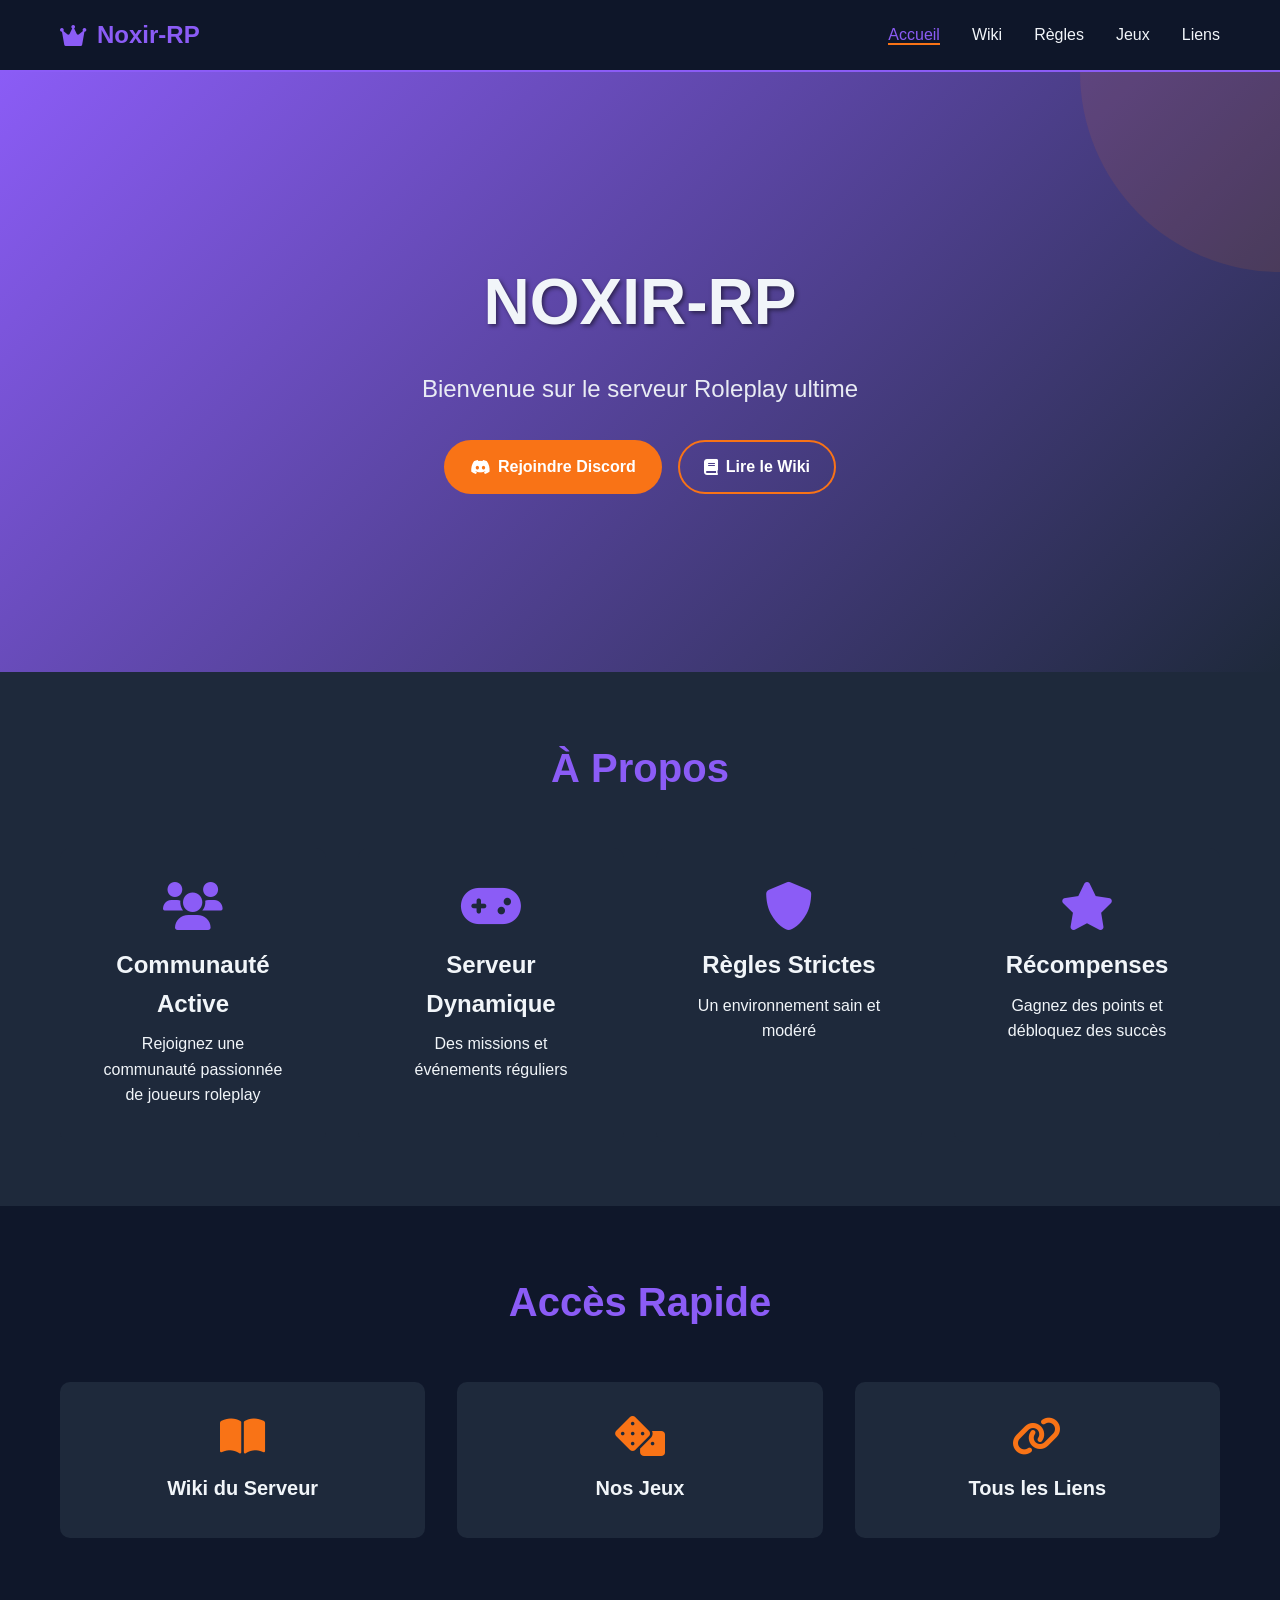
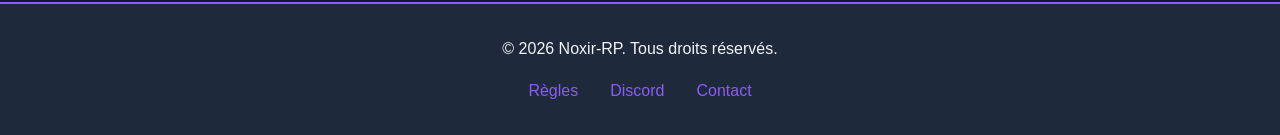
<file: index.html>
<!DOCTYPE html>
<html lang="fr">
<head>
    <meta charset="UTF-8">
    <meta name="viewport" content="width=device-width, initial-scale=1.0">
    <title>Noxir-RP - Serveur Roleplay</title>
    <link rel="stylesheet" href="css/style.css">
    <link rel="stylesheet" href="https://cdnjs.cloudflare.com/ajax/libs/font-awesome/6.0.0/css/all.min.css">
</head>
<body>
    <!-- Navigation -->
    <nav class="navbar">
        <div class="nav-container">
            <div class="logo">
                <i class="fas fa-crown"></i> Noxir-RP
            </div>
            <ul class="nav-menu">
                <li><a href="index.html" class="active">Accueil</a></li>
                <li><a href="pages/wiki.html">Wiki</a></li>
                <li><a href="pages/regles.html">Règles</a></li>
                <li><a href="pages/jeux.html">Jeux</a></li>
                <li><a href="pages/liens.html">Liens</a></li>
            </ul>
            <div class="hamburger">
                <span></span>
                <span></span>
                <span></span>
            </div>
        </div>
    </nav>

    <!-- Hero Section -->
    <section class="hero">
        <div class="hero-content">
            <h1>NOXIR-RP</h1>
            <p>Bienvenue sur le serveur Roleplay ultime</p>
            <div class="hero-buttons">
                <a href="pages/liens.html#discord" class="btn btn-primary">
                    <i class="fab fa-discord"></i> Rejoindre Discord
                </a>
                <a href="pages/wiki.html" class="btn btn-secondary">
                    <i class="fas fa-book"></i> Lire le Wiki
                </a>
            </div>
        </div>
    </section>

    <!-- Features Section -->
    <section class="features">
        <div class="container">
            <h2>À Propos</h2>
            <div class="features-grid">
                <div class="feature-card">
                    <i class="fas fa-users"></i>
                    <h3>Communauté Active</h3>
                    <p>Rejoignez une communauté passionnée de joueurs roleplay</p>
                </div>
                <div class="feature-card">
                    <i class="fas fa-gamepad"></i>
                    <h3>Serveur Dynamique</h3>
                    <p>Des missions et événements réguliers</p>
                </div>
                <div class="feature-card">
                    <i class="fas fa-shield-alt"></i>
                    <h3>Règles Strictes</h3>
                    <p>Un environnement sain et modéré</p>
                </div>
                <div class="feature-card">
                    <i class="fas fa-star"></i>
                    <h3>Récompenses</h3>
                    <p>Gagnez des points et débloquez des succès</p>
                </div>
            </div>
        </div>
    </section>

    <!-- Quick Links -->
    <section class="quick-links">
        <div class="container">
            <h2>Accès Rapide</h2>
            <div class="links-grid">
                <a href="pages/wiki.html" class="link-card">
                    <i class="fas fa-book-open"></i>
                    <h3>Wiki du Serveur</h3>
                </a>
                <a href="pages/jeux.html" class="link-card">
                    <i class="fas fa-dice"></i>
                    <h3>Nos Jeux</h3>
                </a>
                <a href="pages/liens.html" class="link-card">
                    <i class="fas fa-link"></i>
                    <h3>Tous les Liens</h3>
                </a>
            </div>
        </div>
    </section>

    <!-- Footer -->
    <footer class="footer">
        <div class="container">
            <p>&copy; 2026 Noxir-RP. Tous droits réservés.</p>
            <div class="footer-links">
                <a href="pages/regles.html">Règles</a>
                <a href="pages/liens.html#discord">Discord</a>
                <a href="#">Contact</a>
            </div>
        </div>
    </footer>

    <script src="js/script.js"></script>
</body>
</html>
</file>
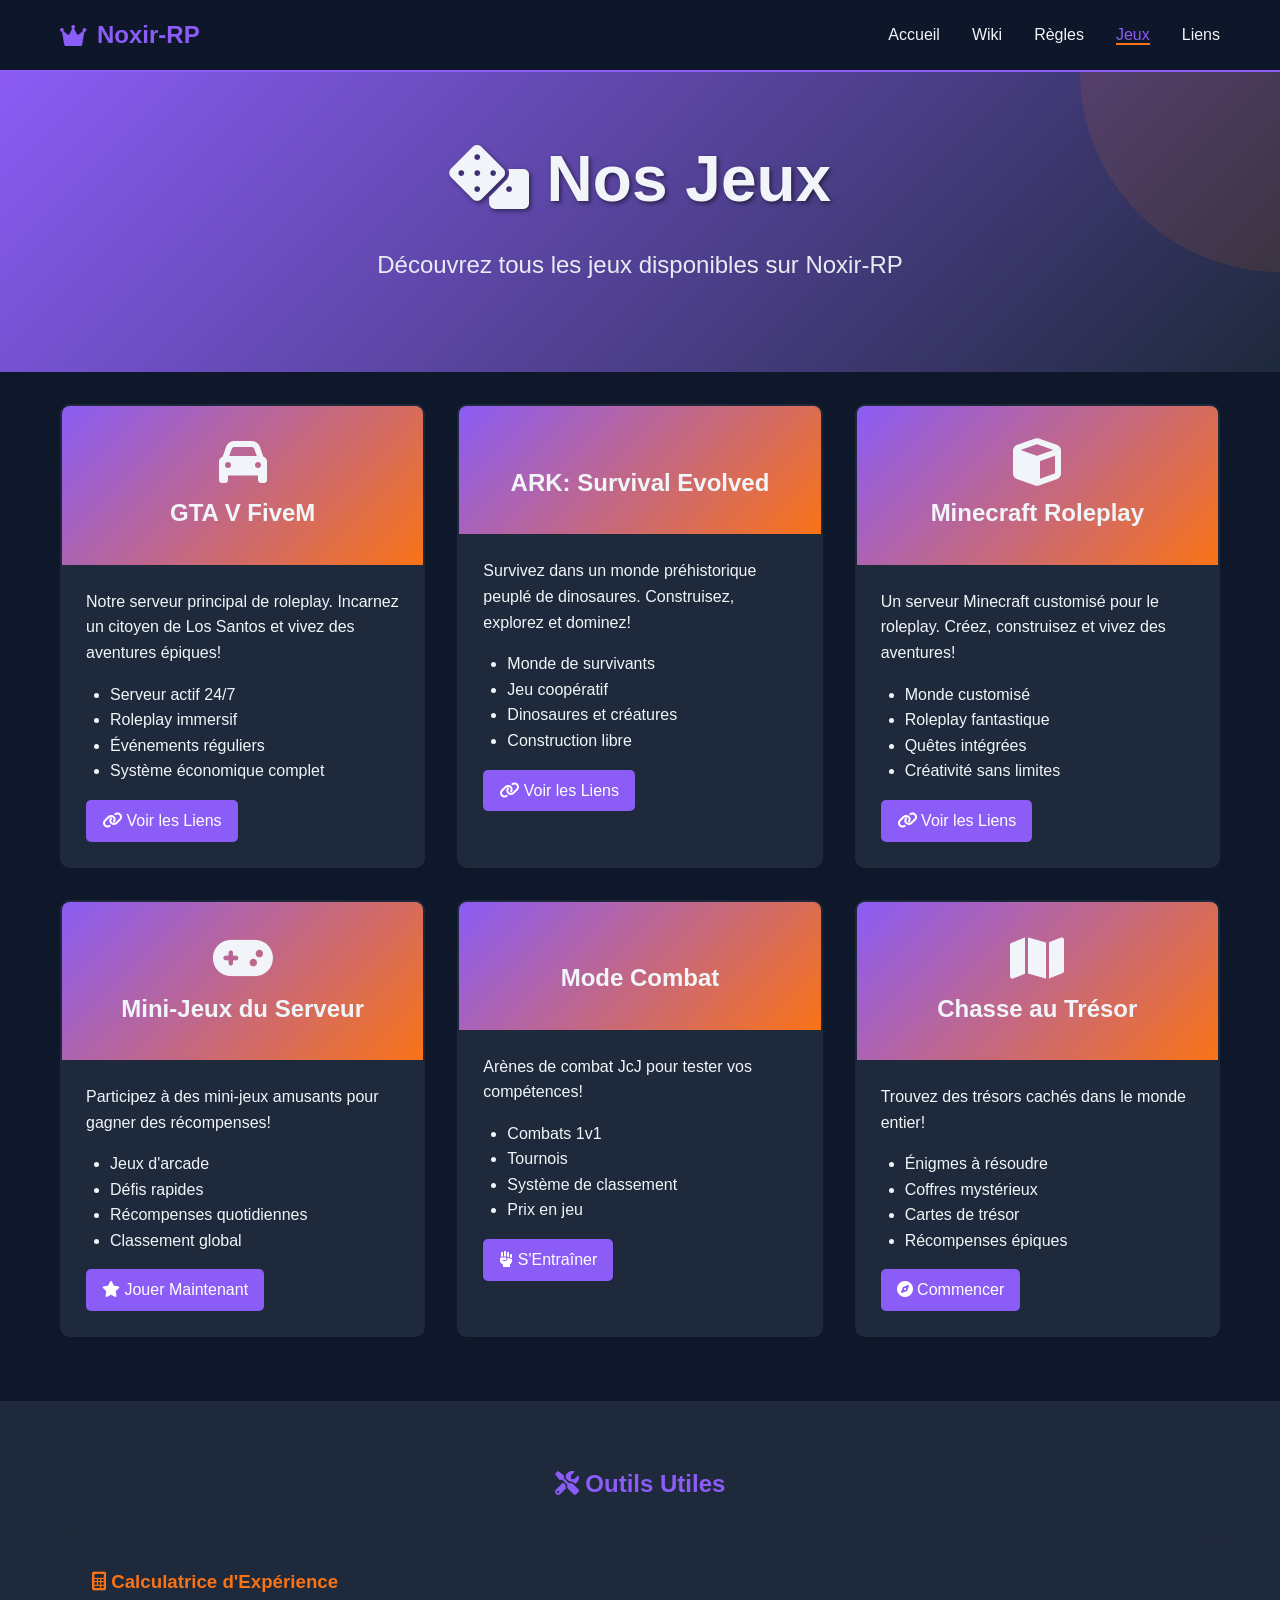
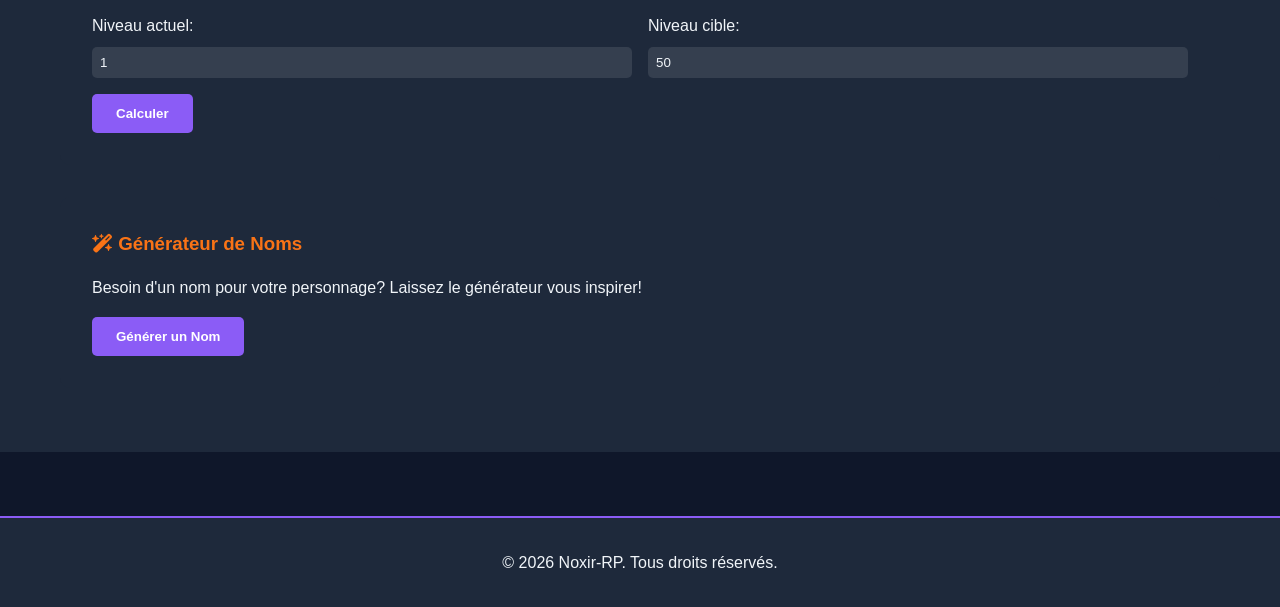
<file: pages/jeux.html>
<!DOCTYPE html>
<html lang="fr">
<head>
    <meta charset="UTF-8">
    <meta name="viewport" content="width=device-width, initial-scale=1.0">
    <title>Jeux - Noxir-RP</title>
    <link rel="stylesheet" href="../css/style.css">
    <link rel="stylesheet" href="https://cdnjs.cloudflare.com/ajax/libs/font-awesome/6.0.0/css/all.min.css">
</head>
<body>
    <!-- Navigation -->
    <nav class="navbar">
        <div class="nav-container">
            <div class="logo">
                <i class="fas fa-crown"></i> Noxir-RP
            </div>
            <ul class="nav-menu">
                <li><a href="../index.html">Accueil</a></li>
                <li><a href="wiki.html">Wiki</a></li>
                <li><a href="regles.html">Règles</a></li>
                <li><a href="jeux.html" class="active">Jeux</a></li>
                <li><a href="liens.html">Liens</a></li>
            </ul>
            <div class="hamburger">
                <span></span>
                <span></span>
                <span></span>
            </div>
        </div>
    </nav>

    <!-- Page Header -->
    <section class="hero" style="min-height: 300px;">
        <div class="hero-content">
            <h1><i class="fas fa-dice"></i> Nos Jeux</h1>
            <p>Découvrez tous les jeux disponibles sur Noxir-RP</p>
        </div>
    </section>

    <!-- Games Grid -->
    <div class="container">
        <div class="games-grid" style="padding: 2rem 0;">
            <!-- GTA V FiveM -->
            <div class="game-card">
                <div class="game-header">
                    <i class="fas fa-car"></i>
                    <h3>GTA V FiveM</h3>
                </div>
                <div class="game-body">
                    <p>Notre serveur principal de roleplay. Incarnez un citoyen de Los Santos et vivez des aventures épiques!</p>
                    <ul style="margin: 1rem 0; padding-left: 1.5rem;">
                        <li>Serveur actif 24/7</li>
                        <li>Roleplay immersif</li>
                        <li>Événements réguliers</li>
                        <li>Système économique complet</li>
                    </ul>
                    <a href="liens.html" class="game-button"><i class="fas fa-link"></i> Voir les Liens</a>
                </div>
            </div>

            <!-- ARK Survival -->
            <div class="game-card">
                <div class="game-header">
                    <i class="fas fa-dinosaur"></i>
                    <h3>ARK: Survival Evolved</h3>
                </div>
                <div class="game-body">
                    <p>Survivez dans un monde préhistorique peuplé de dinosaures. Construisez, explorez et dominez!</p>
                    <ul style="margin: 1rem 0; padding-left: 1.5rem;">
                        <li>Monde de survivants</li>
                        <li>Jeu coopératif</li>
                        <li>Dinosaures et créatures</li>
                        <li>Construction libre</li>
                    </ul>
                    <a href="liens.html" class="game-button"><i class="fas fa-link"></i> Voir les Liens</a>
                </div>
            </div>

            <!-- Minecraft -->
            <div class="game-card">
                <div class="game-header">
                    <i class="fas fa-cube"></i>
                    <h3>Minecraft Roleplay</h3>
                </div>
                <div class="game-body">
                    <p>Un serveur Minecraft customisé pour le roleplay. Créez, construisez et vivez des aventures!</p>
                    <ul style="margin: 1rem 0; padding-left: 1.5rem;">
                        <li>Monde customisé</li>
                        <li>Roleplay fantastique</li>
                        <li>Quêtes intégrées</li>
                        <li>Créativité sans limites</li>
                    </ul>
                    <a href="liens.html" class="game-button"><i class="fas fa-link"></i> Voir les Liens</a>
                </div>
            </div>

            <!-- Mini-Jeux -->
            <div class="game-card">
                <div class="game-header">
                    <i class="fas fa-gamepad"></i>
                    <h3>Mini-Jeux du Serveur</h3>
                </div>
                <div class="game-body">
                    <p>Participez à des mini-jeux amusants pour gagner des récompenses!</p>
                    <ul style="margin: 1rem 0; padding-left: 1.5rem;">
                        <li>Jeux d'arcade</li>
                        <li>Défis rapides</li>
                        <li>Récompenses quotidiennes</li>
                        <li>Classement global</li>
                    </ul>
                    <a href="#" class="game-button"><i class="fas fa-star"></i> Jouer Maintenant</a>
                </div>
            </div>

            <!-- RP Combat -->
            <div class="game-card">
                <div class="game-header">
                    <i class="fas fa-sword"></i>
                    <h3>Mode Combat</h3>
                </div>
                <div class="game-body">
                    <p>Arènes de combat JcJ pour tester vos compétences!</p>
                    <ul style="margin: 1rem 0; padding-left: 1.5rem;">
                        <li>Combats 1v1</li>
                        <li>Tournois</li>
                        <li>Système de classement</li>
                        <li>Prix en jeu</li>
                    </ul>
                    <a href="#" class="game-button"><i class="fas fa-fist-raised"></i> S'Entraîner</a>
                </div>
            </div>

            <!-- Chasse au Trésor -->
            <div class="game-card">
                <div class="game-header">
                    <i class="fas fa-map"></i>
                    <h3>Chasse au Trésor</h3>
                </div>
                <div class="game-body">
                    <p>Trouvez des trésors cachés dans le monde entier!</p>
                    <ul style="margin: 1rem 0; padding-left: 1.5rem;">
                        <li>Énigmes à résoudre</li>
                        <li>Coffres mystérieux</li>
                        <li>Cartes de trésor</li>
                        <li>Récompenses épiques</li>
                    </ul>
                    <a href="#" class="game-button"><i class="fas fa-compass"></i> Commencer</a>
                </div>
            </div>
        </div>
    </div>

    <!-- Outils -->
    <section style="background-color: var(--secondary-color); padding: 4rem 0; margin-top: 2rem;">
        <div class="container">
            <h2 style="color: var(--primary-color); text-align: center; margin-bottom: 2rem;">
                <i class="fas fa-tools"></i> Outils Utiles
            </h2>
            
            <!-- Calculatrice XP -->
            <div id="calculator" style="background-color: var(--card-bg); padding: 2rem; border-radius: 10px; margin-bottom: 2rem;">
                <h3 style="color: var(--accent-color); margin-bottom: 1rem;">
                    <i class="fas fa-calculator"></i> Calculatrice d'Expérience
                </h3>
                <div style="display: grid; grid-template-columns: 1fr 1fr; gap: 1rem; margin-bottom: 1rem;">
                    <div>
                        <label for="current-level">Niveau actuel:</label>
                        <input type="number" id="current-level" min="1" max="100" value="1" 
                               style="width: 100%; padding: 0.5rem; margin-top: 0.5rem; border-radius: 5px; border: none; background-color: rgba(255,255,255,0.1); color: var(--text-color);">
                    </div>
                    <div>
                        <label for="target-level">Niveau cible:</label>
                        <input type="number" id="target-level" min="1" max="100" value="50" 
                               style="width: 100%; padding: 0.5rem; margin-top: 0.5rem; border-radius: 5px; border: none; background-color: rgba(255,255,255,0.1); color: var(--text-color);">
                    </div>
                </div>
                <button onclick="calculerXP()" style="background-color: var(--primary-color); color: white; 
                        padding: 0.75rem 1.5rem; border: none; border-radius: 5px; cursor: pointer; font-weight: bold; transition: all 0.3s ease;"
                        onmouseover="this.style.backgroundColor='var(--accent-color)'" onmouseout="this.style.backgroundColor='var(--primary-color)'">
                    Calculer
                </button>
                <div id="xp-result" style="margin-top: 1rem; display: none; background-color: rgba(249, 115, 22, 0.1); 
                     padding: 1rem; border-radius: 5px; border-left: 4px solid var(--accent-color);">
                    <p id="xp-text" style="color: var(--text-color);"></p>
                </div>
            </div>

            <!-- Générateur de Noms -->
            <div id="name-gen" style="background-color: var(--card-bg); padding: 2rem; border-radius: 10px;">
                <h3 style="color: var(--accent-color); margin-bottom: 1rem;">
                    <i class="fas fa-wand-magic-sparkles"></i> Générateur de Noms
                </h3>
                <p>Besoin d'un nom pour votre personnage? Laissez le générateur vous inspirer!</p>
                <button onclick="genererNom()" style="background-color: var(--primary-color); color: white; 
                        padding: 0.75rem 1.5rem; border: none; border-radius: 5px; cursor: pointer; margin-top: 1rem; font-weight: bold; transition: all 0.3s ease;"
                        onmouseover="this.style.backgroundColor='var(--accent-color)'" onmouseout="this.style.backgroundColor='var(--primary-color)'">
                    Générer un Nom
                </button>
                <div id="name-result" style="margin-top: 1rem; display: none; background-color: rgba(139, 92, 246, 0.1); 
                     padding: 1rem; border-radius: 5px; border-left: 4px solid var(--primary-color);">
                    <p id="name-text" style="font-size: 1.25rem; font-weight: bold; color: var(--accent-color);"></p>
                </div>
            </div>
        </div>
    </section>

    <!-- Footer -->
    <footer class="footer" style="margin-top: 4rem;">
        <div class="container">
            <p>&copy; 2026 Noxir-RP. Tous droits réservés.</p>
        </div>
    </footer>

    <script src="../js/script.js"></script>
    <script>
        // Noms de personnages
        const prenoms = ['Aldric', 'Bren', 'Caelon', 'Darius', 'Elian', 'Feris', 'Garok', 'Harim', 'Ixion', 'Jareth',
                         'Kaelin', 'Loren', 'Malachar', 'Noctis', 'Orion', 'Pax', 'Quill', 'Raiden', 'Seraph', 'Thorin',
                         'Aria', 'Bryn', 'Celeste', 'Delia', 'Esme', 'Faye', 'Giselle', 'Hera', 'Iris', 'Juliet'];
        
        const noms = ['Stormborn', 'Nightshade', 'Blazefury', 'Swiftblade', 'Ironfist', 'Shadowmere', 'Starlight', 'Darkfire',
                      'Goldleaf', 'Moonwhisper', 'Sunburst', 'Blackthorn', 'Silverstone', 'Windwalker', 'Frostborn',
                      'Thunderstrike', 'Embercrest', 'Voidreaper', 'Dawnbringer', 'Nightbane'];

        function genererNom() {
            const prenom = prenoms[Math.floor(Math.random() * prenoms.length)];
            const nom = noms[Math.floor(Math.random() * noms.length)];
            const nomComplet = `${prenom} ${nom}`;
            
            document.getElementById('name-text').textContent = nomComplet;
            document.getElementById('name-result').style.display = 'block';
        }

        function calculerXP() {
            const currentLevel = parseInt(document.getElementById('current-level').value);
            const targetLevel = parseInt(document.getElementById('target-level').value);
            
            if (currentLevel >= targetLevel) {
                document.getElementById('xp-text').textContent = '❌ Le niveau cible doit être supérieur au niveau actuel.';
            } else {
                const xpPerLevel = 1000;
                const xpNeeded = (targetLevel - currentLevel) * xpPerLevel;
                document.getElementById('xp-text').textContent = 
                    `✅ XP nécessaire: ${xpNeeded.toLocaleString()} (${(xpNeeded / 1000).toFixed(1)}k)`;
            }
            
            document.getElementById('xp-result').style.display = 'block';
        }
    </script>
</body>
</html>
</file>
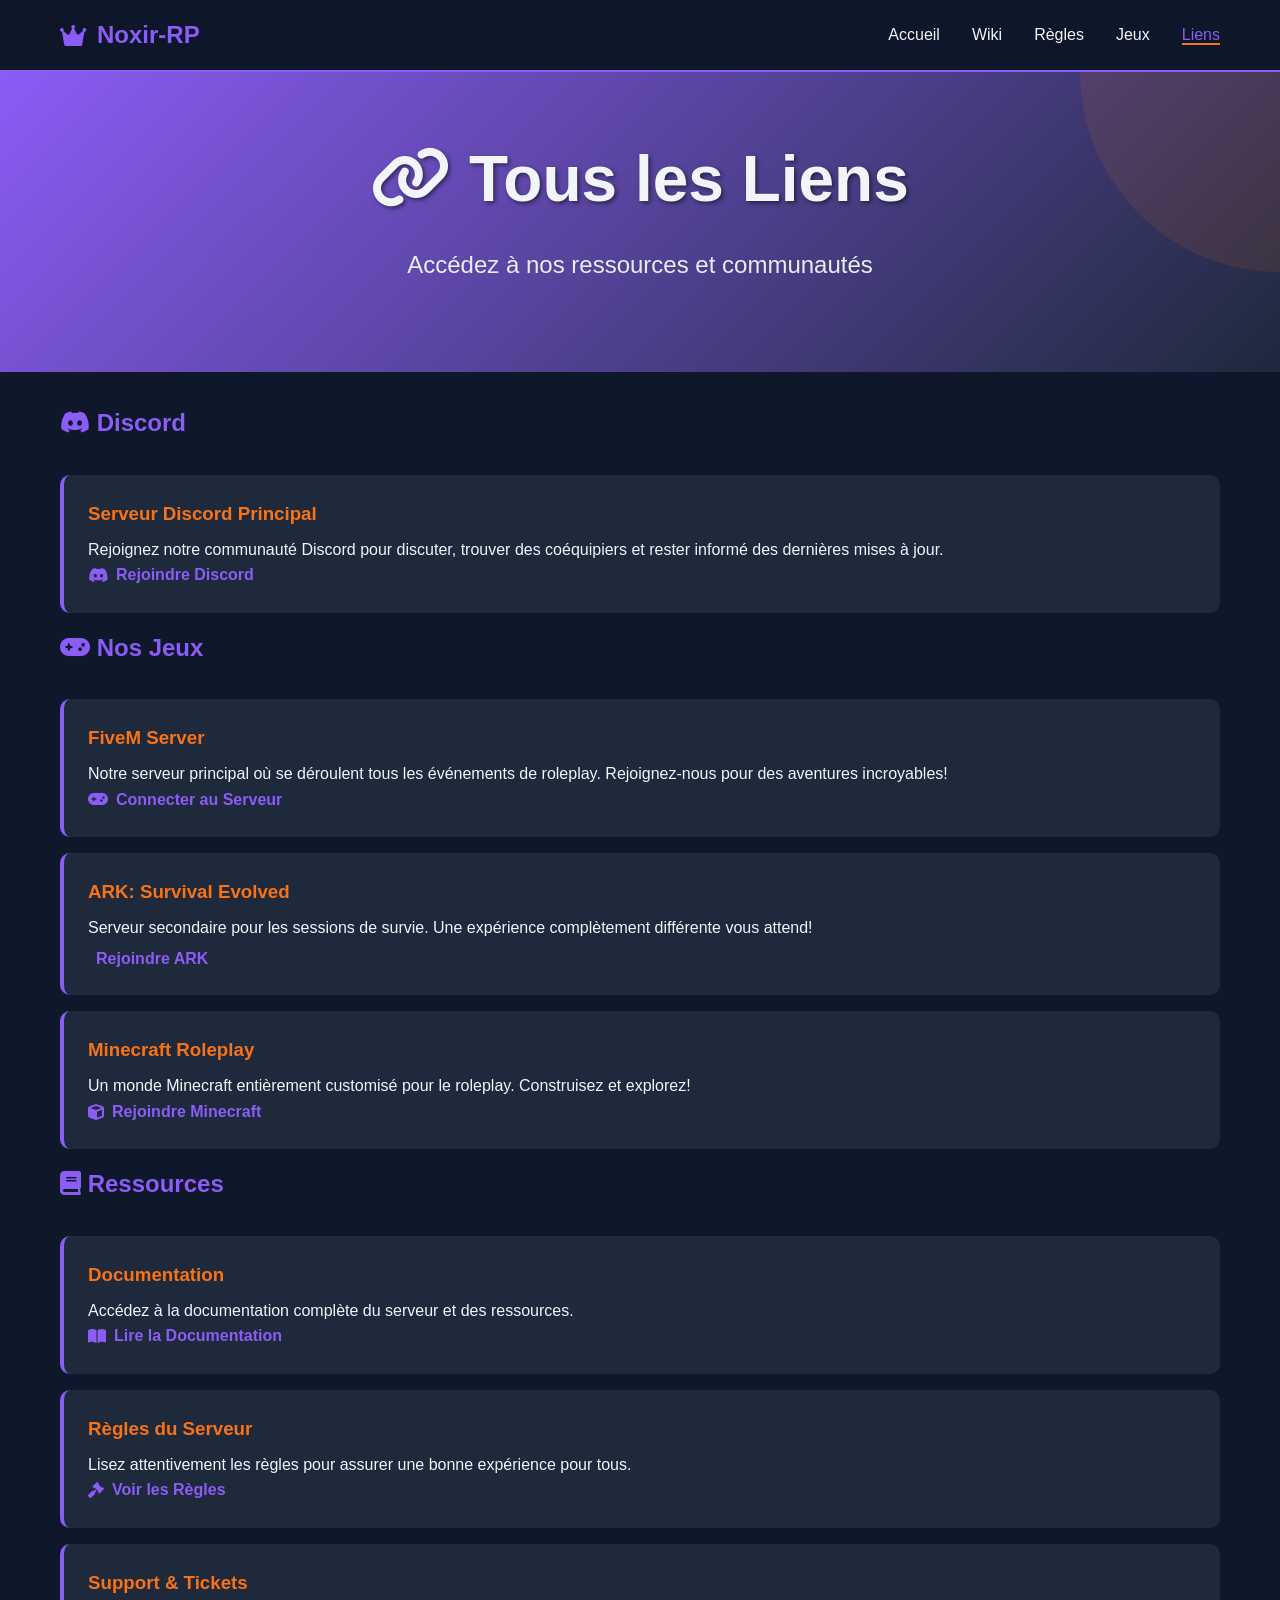
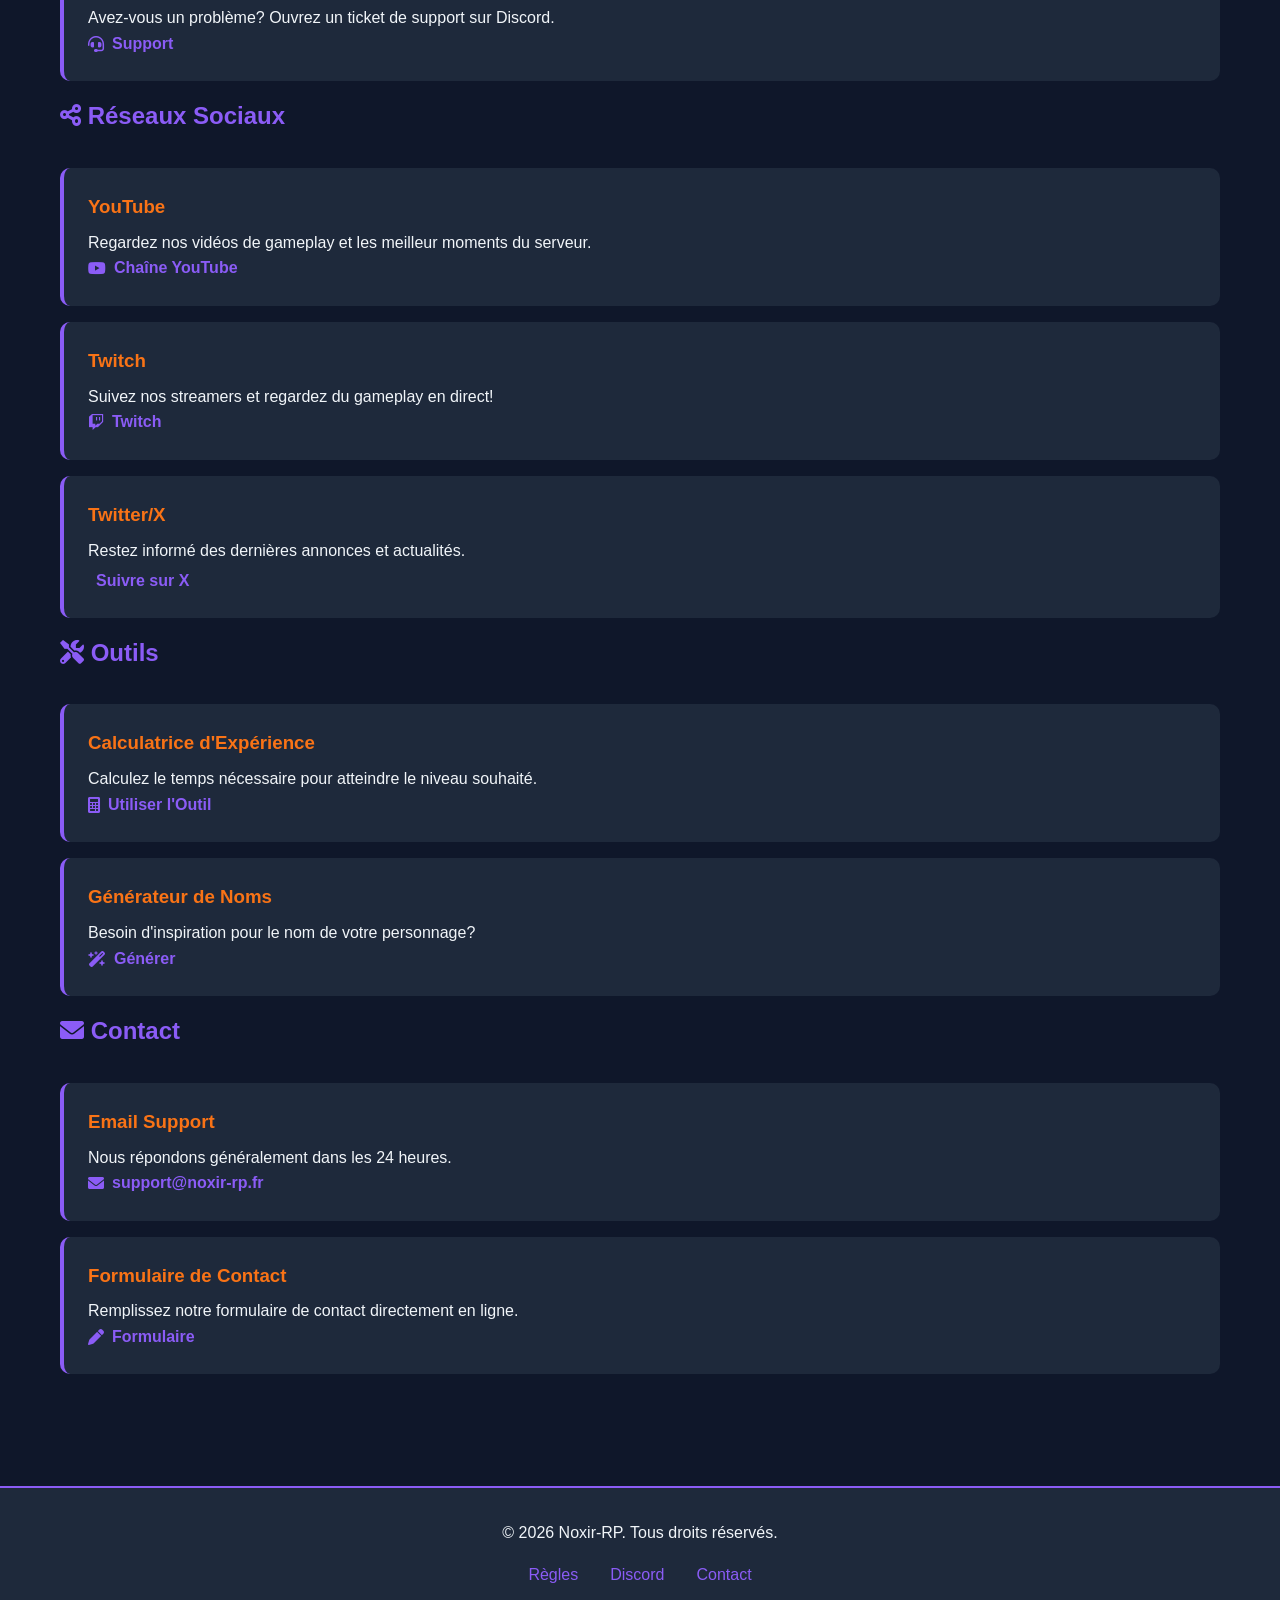
<file: pages/liens.html>
<!DOCTYPE html>
<html lang="fr">
<head>
    <meta charset="UTF-8">
    <meta name="viewport" content="width=device-width, initial-scale=1.0">
    <title>Liens - Noxir-RP</title>
    <link rel="stylesheet" href="../css/style.css">
    <link rel="stylesheet" href="https://cdnjs.cloudflare.com/ajax/libs/font-awesome/6.0.0/css/all.min.css">
</head>
<body>
    <!-- Navigation -->
    <nav class="navbar">
        <div class="nav-container">
            <div class="logo">
                <i class="fas fa-crown"></i> Noxir-RP
            </div>
            <ul class="nav-menu">
                <li><a href="../index.html">Accueil</a></li>
                <li><a href="wiki.html">Wiki</a></li>
                <li><a href="regles.html">Règles</a></li>
                <li><a href="jeux.html">Jeux</a></li>
                <li><a href="liens.html" class="active">Liens</a></li>
            </ul>
            <div class="hamburger">
                <span></span>
                <span></span>
                <span></span>
            </div>
        </div>
    </nav>

    <!-- Page Header -->
    <section class="hero" style="min-height: 300px;">
        <div class="hero-content">
            <h1><i class="fas fa-link"></i> Tous les Liens</h1>
            <p>Accédez à nos ressources et communautés</p>
        </div>
    </section>

    <!-- Liens Content -->
    <div class="container">
        <div class="links-section">
            <!-- Discord -->
            <h2 id="discord"><i class="fab fa-discord"></i> Discord</h2>
            <div class="link-item">
                <h3>Serveur Discord Principal</h3>
                <p>Rejoignez notre communauté Discord pour discuter, trouver des coéquipiers et rester informé des dernières mises à jour.</p>
                <a href="https://discord.gg/noxir-rp" target="_blank">
                    <i class="fab fa-discord"></i> Rejoindre Discord
                </a>
            </div>

            <!-- Jeux -->
            <h2 id="jeux"><i class="fas fa-gamepad"></i> Nos Jeux</h2>
            <div class="link-item">
                <h3>FiveM Server</h3>
                <p>Notre serveur principal où se déroulent tous les événements de roleplay. Rejoignez-nous pour des aventures incroyables!</p>
                <a href="#" target="_blank">
                    <i class="fas fa-gamepad"></i> Connecter au Serveur
                </a>
            </div>

            <div class="link-item">
                <h3>ARK: Survival Evolved</h3>
                <p>Serveur secondaire pour les sessions de survie. Une expérience complètement différente vous attend!</p>
                <a href="#" target="_blank">
                    <i class="fas fa-dinosaur"></i> Rejoindre ARK
                </a>
            </div>

            <div class="link-item">
                <h3>Minecraft Roleplay</h3>
                <p>Un monde Minecraft entièrement customisé pour le roleplay. Construisez et explorez!</p>
                <a href="#" target="_blank">
                    <i class="fas fa-cube"></i> Rejoindre Minecraft
                </a>
            </div>

            <!-- Ressources -->
            <h2 id="ressources"><i class="fas fa-book"></i> Ressources</h2>
            <div class="link-item">
                <h3>Documentation</h3>
                <p>Accédez à la documentation complète du serveur et des ressources.</p>
                <a href="wiki.html">
                    <i class="fas fa-book-open"></i> Lire la Documentation
                </a>
            </div>

            <div class="link-item">
                <h3>Règles du Serveur</h3>
                <p>Lisez attentivement les règles pour assurer une bonne expérience pour tous.</p>
                <a href="regles.html">
                    <i class="fas fa-gavel"></i> Voir les Règles
                </a>
            </div>

            <div class="link-item">
                <h3>Support & Tickets</h3>
                <p>Avez-vous un problème? Ouvrez un ticket de support sur Discord.</p>
                <a href="https://discord.gg/noxir-rp" target="_blank">
                    <i class="fas fa-headset"></i> Support
                </a>
            </div>

            <!-- Réseaux Sociaux -->
            <h2 id="reseaux"><i class="fas fa-share-alt"></i> Réseaux Sociaux</h2>
            <div class="link-item">
                <h3>YouTube</h3>
                <p>Regardez nos vidéos de gameplay et les meilleur moments du serveur.</p>
                <a href="#" target="_blank">
                    <i class="fab fa-youtube"></i> Chaîne YouTube
                </a>
            </div>

            <div class="link-item">
                <h3>Twitch</h3>
                <p>Suivez nos streamers et regardez du gameplay en direct!</p>
                <a href="#" target="_blank">
                    <i class="fab fa-twitch"></i> Twitch
                </a>
            </div>

            <div class="link-item">
                <h3>Twitter/X</h3>
                <p>Restez informé des dernières annonces et actualités.</p>
                <a href="#" target="_blank">
                    <i class="fab fa-x-twitter"></i> Suivre sur X
                </a>
            </div>

            <!-- Outils -->
            <h2 id="outils"><i class="fas fa-tools"></i> Outils</h2>
            <div class="link-item">
                <h3>Calculatrice d'Expérience</h3>
                <p>Calculez le temps nécessaire pour atteindre le niveau souhaité.</p>
                <a href="jeux.html#calculator">
                    <i class="fas fa-calculator"></i> Utiliser l'Outil
                </a>
            </div>

            <div class="link-item">
                <h3>Générateur de Noms</h3>
                <p>Besoin d'inspiration pour le nom de votre personnage?</p>
                <a href="jeux.html#name-gen">
                    <i class="fas fa-wand-magic-sparkles"></i> Générer
                </a>
            </div>

            <!-- Contact -->
            <h2 id="contact"><i class="fas fa-envelope"></i> Contact</h2>
            <div class="link-item">
                <h3>Email Support</h3>
                <p>Nous répondons généralement dans les 24 heures.</p>
                <a href="mailto:support@noxir-rp.fr">
                    <i class="fas fa-envelope"></i> support@noxir-rp.fr
                </a>
            </div>

            <div class="link-item">
                <h3>Formulaire de Contact</h3>
                <p>Remplissez notre formulaire de contact directement en ligne.</p>
                <a href="#contact-form">
                    <i class="fas fa-pen"></i> Formulaire
                </a>
            </div>
        </div>
    </div>

    <!-- Footer -->
    <footer class="footer" style="margin-top: 4rem;">
        <div class="container">
            <p>&copy; 2026 Noxir-RP. Tous droits réservés.</p>
            <div class="footer-links">
                <a href="regles.html">Règles</a>
                <a href="#discord">Discord</a>
                <a href="#contact">Contact</a>
            </div>
        </div>
    </footer>

    <script src="../js/script.js"></script>
</body>
</html>
</file>
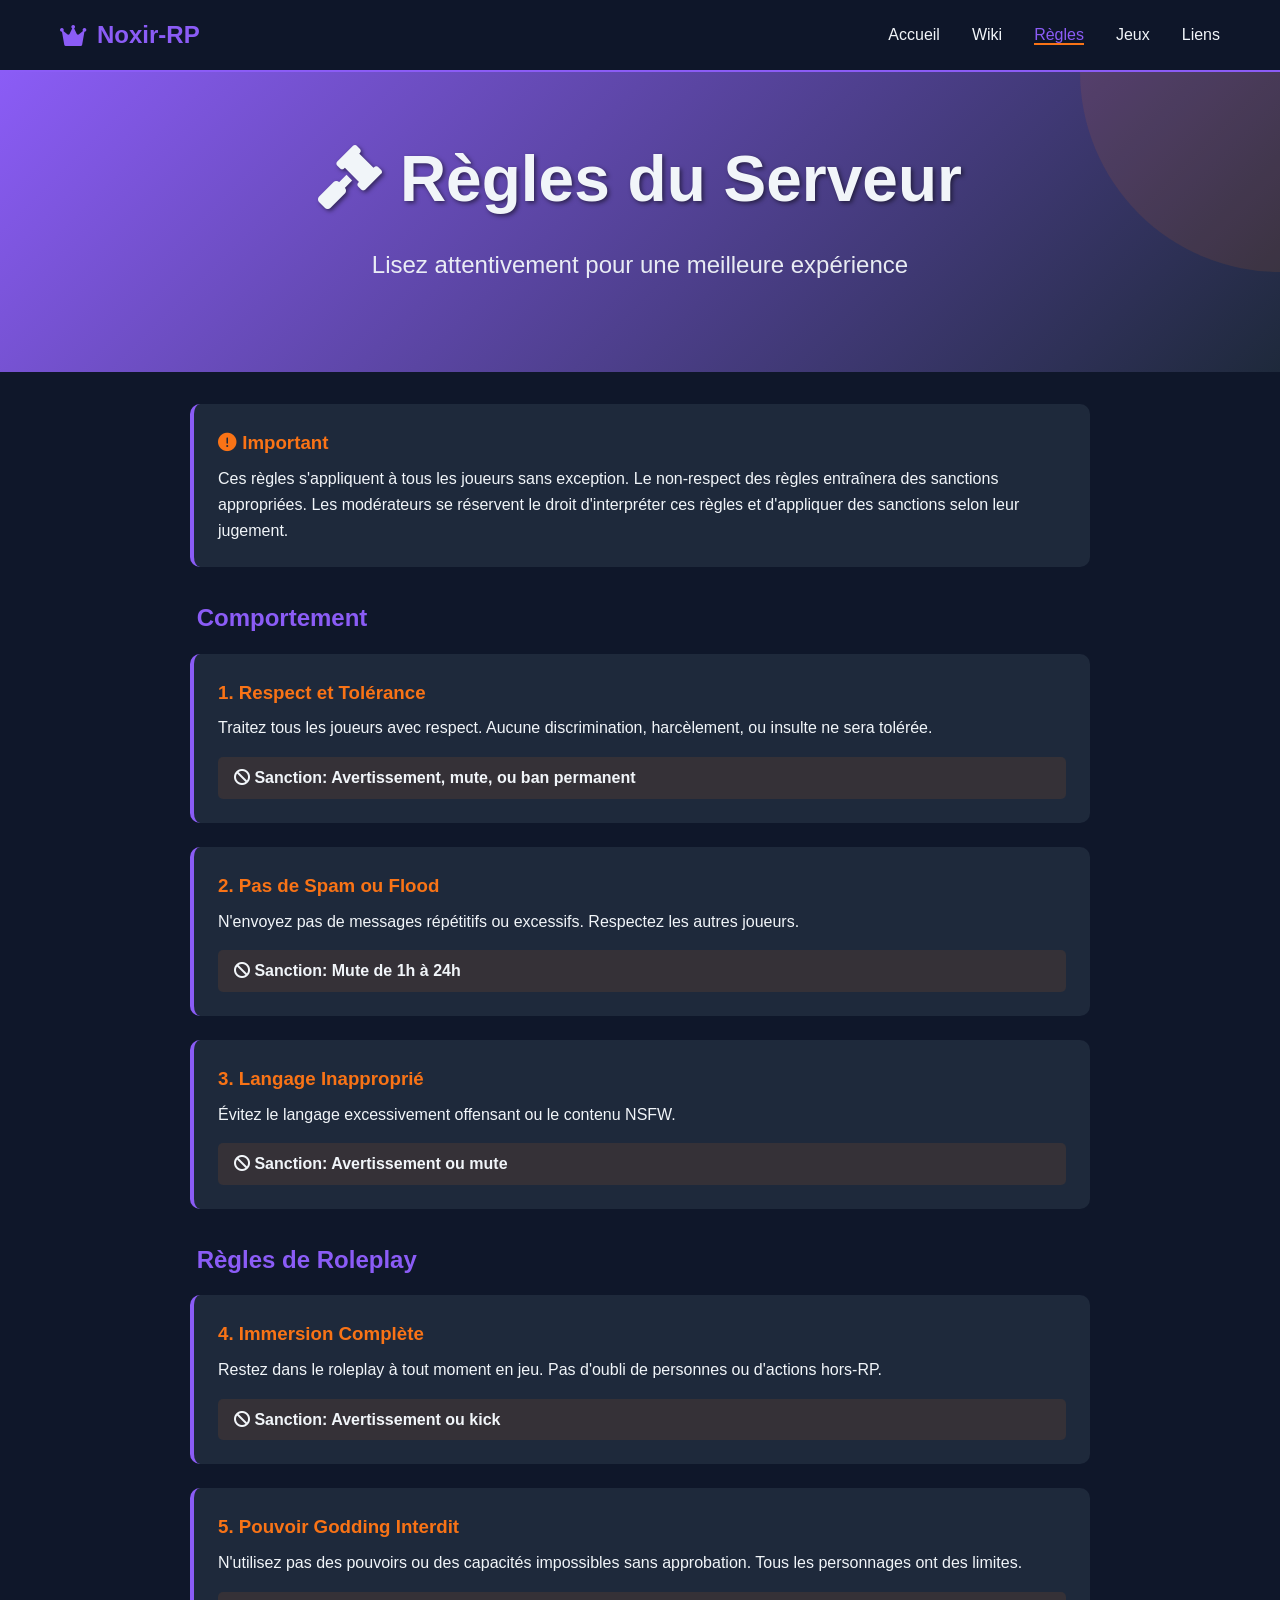
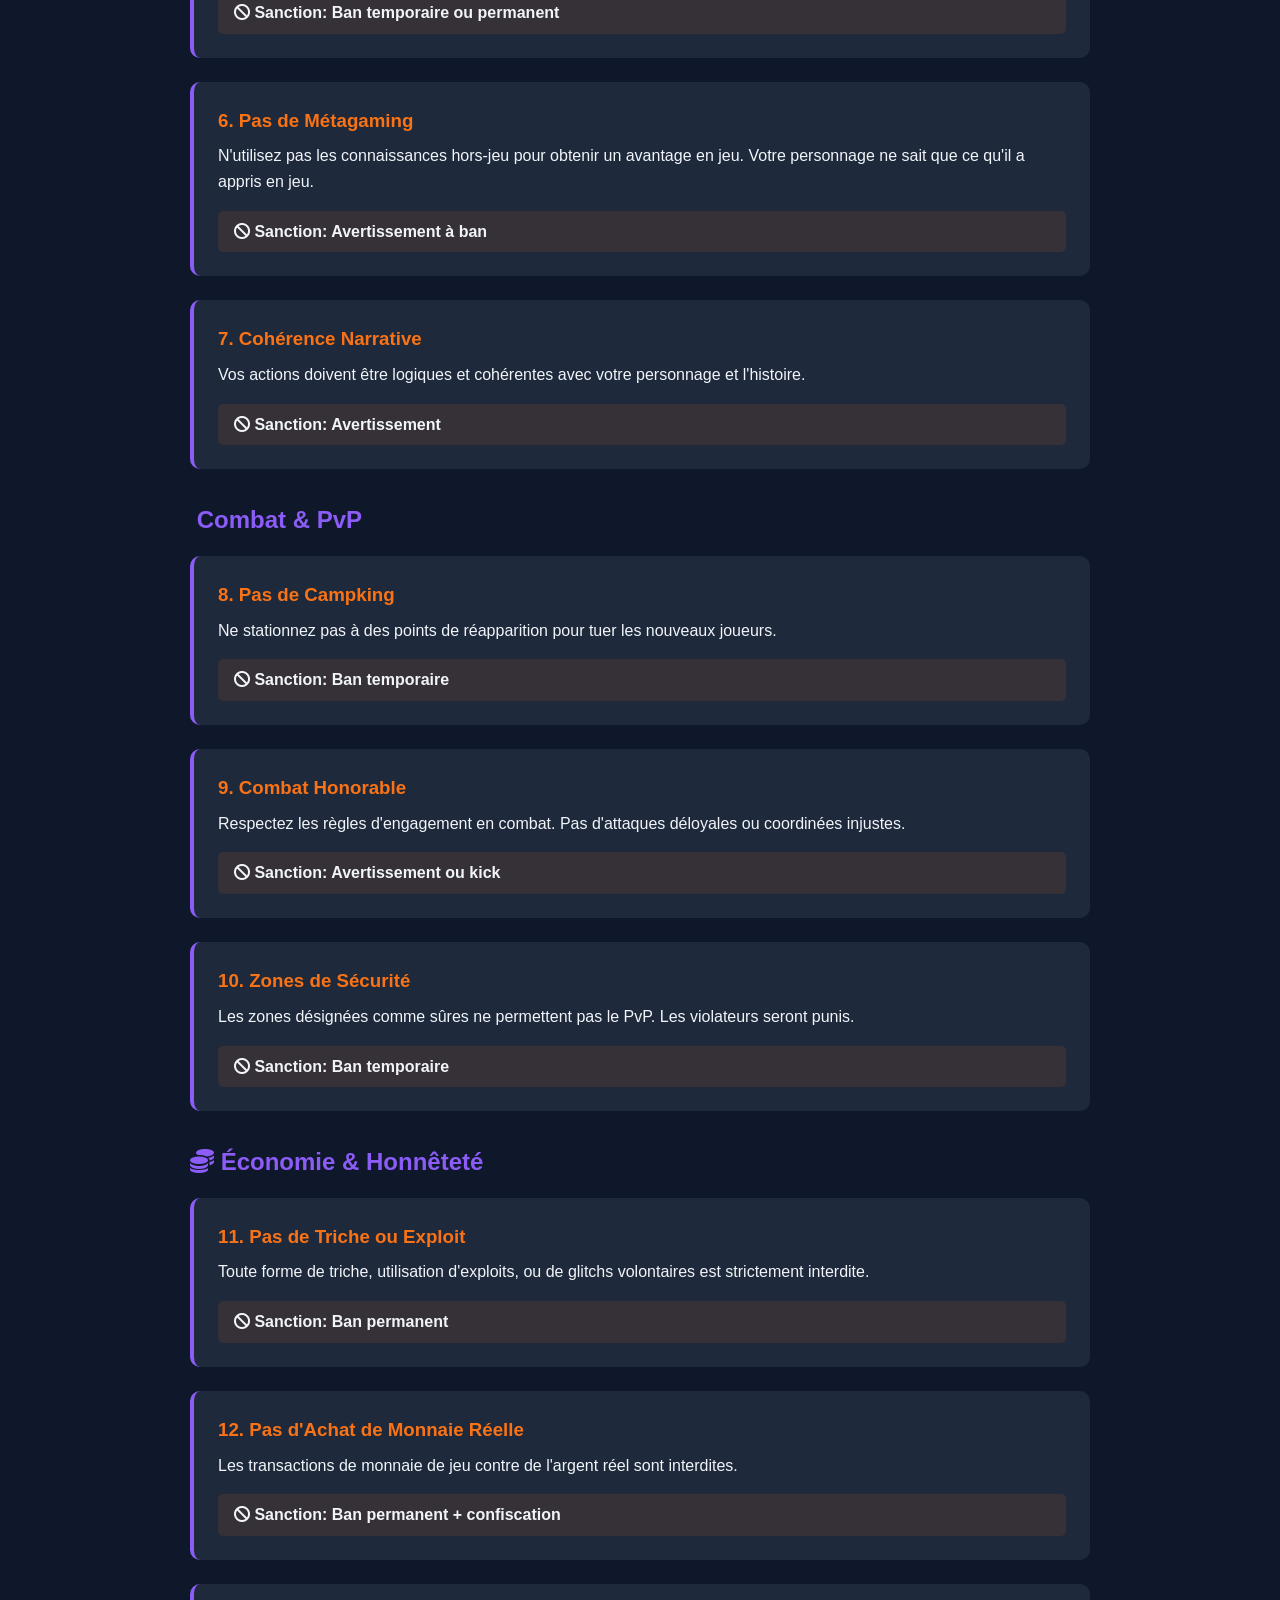
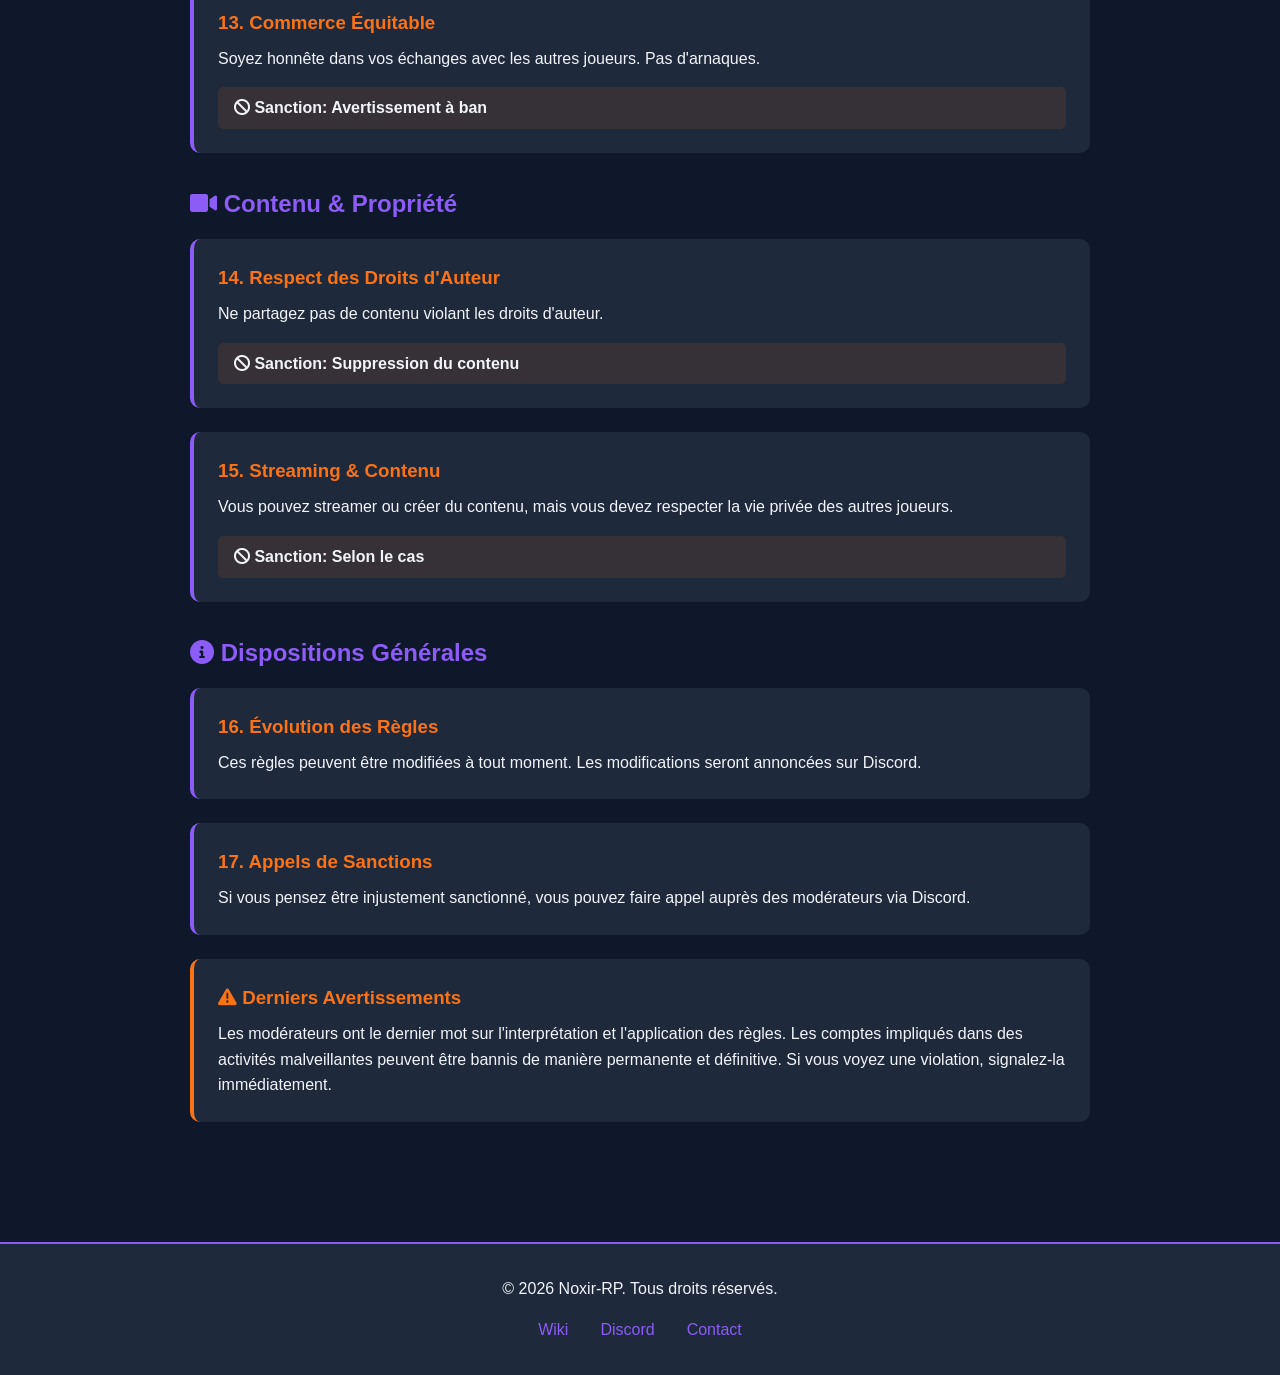
<file: pages/regles.html>
<!DOCTYPE html>
<html lang="fr">
<head>
    <meta charset="UTF-8">
    <meta name="viewport" content="width=device-width, initial-scale=1.0">
    <title>Règles - Noxir-RP</title>
    <link rel="stylesheet" href="../css/style.css">
    <link rel="stylesheet" href="https://cdnjs.cloudflare.com/ajax/libs/font-awesome/6.0.0/css/all.min.css">
    <style>
        .rules-item {
            background-color: var(--card-bg);
            padding: 1.5rem;
            margin-bottom: 1.5rem;
            border-radius: 10px;
            border-left: 4px solid var(--primary-color);
        }

        .rules-item.warning {
            border-left-color: var(--accent-color);
        }

        .rules-item h3 {
            color: var(--accent-color);
            margin-bottom: 0.5rem;
        }

        .penalty {
            background-color: rgba(249, 115, 22, 0.1);
            padding: 0.5rem 1rem;
            border-radius: 5px;
            margin-top: 1rem;
            font-weight: bold;
        }
    </style>
</head>
<body>
    <!-- Navigation -->
    <nav class="navbar">
        <div class="nav-container">
            <div class="logo">
                <i class="fas fa-crown"></i> Noxir-RP
            </div>
            <ul class="nav-menu">
                <li><a href="../index.html">Accueil</a></li>
                <li><a href="wiki.html">Wiki</a></li>
                <li><a href="regles.html" class="active">Règles</a></li>
                <li><a href="jeux.html">Jeux</a></li>
                <li><a href="liens.html">Liens</a></li>
            </ul>
            <div class="hamburger">
                <span></span>
                <span></span>
                <span></span>
            </div>
        </div>
    </nav>

    <!-- Page Header -->
    <section class="hero" style="min-height: 300px;">
        <div class="hero-content">
            <h1><i class="fas fa-gavel"></i> Règles du Serveur</h1>
            <p>Lisez attentivement pour une meilleure expérience</p>
        </div>
    </section>

    <!-- Rules Content -->
    <div class="container" style="padding: 2rem 0; max-width: 900px;">
        <div class="rules-item">
            <h3><i class="fas fa-exclamation-circle"></i> Important</h3>
            <p>Ces règles s'appliquent à tous les joueurs sans exception. Le non-respect des règles entraînera des sanctions appropriées. Les modérateurs se réservent le droit d'interpréter ces règles et d'appliquer des sanctions selon leur jugement.</p>
        </div>

        <!-- Comportement -->
        <h2 style="color: var(--primary-color); margin-top: 2rem; margin-bottom: 1rem;">
            <i class="fas fa-people-group"></i> Comportement
        </h2>

        <div class="rules-item">
            <h3>1. Respect et Tolérance</h3>
            <p>Traitez tous les joueurs avec respect. Aucune discrimination, harcèlement, ou insulte ne sera tolérée.</p>
            <div class="penalty">
                <i class="fas fa-ban"></i> Sanction: Avertissement, mute, ou ban permanent
            </div>
        </div>

        <div class="rules-item">
            <h3>2. Pas de Spam ou Flood</h3>
            <p>N'envoyez pas de messages répétitifs ou excessifs. Respectez les autres joueurs.</p>
            <div class="penalty">
                <i class="fas fa-ban"></i> Sanction: Mute de 1h à 24h
            </div>
        </div>

        <div class="rules-item">
            <h3>3. Langage Inapproprié</h3>
            <p>Évitez le langage excessivement offensant ou le contenu NSFW.</p>
            <div class="penalty">
                <i class="fas fa-ban"></i> Sanction: Avertissement ou mute
            </div>
        </div>

        <!-- Roleplay -->
        <h2 style="color: var(--primary-color); margin-top: 2rem; margin-bottom: 1rem;">
            <i class="fas fa-masks"></i> Règles de Roleplay
        </h2>

        <div class="rules-item">
            <h3>4. Immersion Complète</h3>
            <p>Restez dans le roleplay à tout moment en jeu. Pas d'oubli de personnes ou d'actions hors-RP.</p>
            <div class="penalty">
                <i class="fas fa-ban"></i> Sanction: Avertissement ou kick
            </div>
        </div>

        <div class="rules-item">
            <h3>5. Pouvoir Godding Interdit</h3>
            <p>N'utilisez pas des pouvoirs ou des capacités impossibles sans approbation. Tous les personnages ont des limites.</p>
            <div class="penalty">
                <i class="fas fa-ban"></i> Sanction: Ban temporaire ou permanent
            </div>
        </div>

        <div class="rules-item">
            <h3>6. Pas de Métagaming</h3>
            <p>N'utilisez pas les connaissances hors-jeu pour obtenir un avantage en jeu. Votre personnage ne sait que ce qu'il a appris en jeu.</p>
            <div class="penalty">
                <i class="fas fa-ban"></i> Sanction: Avertissement à ban
            </div>
        </div>

        <div class="rules-item">
            <h3>7. Cohérence Narrative</h3>
            <p>Vos actions doivent être logiques et cohérentes avec votre personnage et l'histoire.</p>
            <div class="penalty">
                <i class="fas fa-ban"></i> Sanction: Avertissement
            </div>
        </div>

        <!-- Combat & PvP -->
        <h2 style="color: var(--primary-color); margin-top: 2rem; margin-bottom: 1rem;">
            <i class="fas fa-sword"></i> Combat & PvP
        </h2>

        <div class="rules-item">
            <h3>8. Pas de Campking</h3>
            <p>Ne stationnez pas à des points de réapparition pour tuer les nouveaux joueurs.</p>
            <div class="penalty">
                <i class="fas fa-ban"></i> Sanction: Ban temporaire
            </div>
        </div>

        <div class="rules-item">
            <h3>9. Combat Honorable</h3>
            <p>Respectez les règles d'engagement en combat. Pas d'attaques déloyales ou coordinées injustes.</p>
            <div class="penalty">
                <i class="fas fa-ban"></i> Sanction: Avertissement ou kick
            </div>
        </div>

        <div class="rules-item">
            <h3>10. Zones de Sécurité</h3>
            <p>Les zones désignées comme sûres ne permettent pas le PvP. Les violateurs seront punis.</p>
            <div class="penalty">
                <i class="fas fa-ban"></i> Sanction: Ban temporaire
            </div>
        </div>

        <!-- Économie & Triche -->
        <h2 style="color: var(--primary-color); margin-top: 2rem; margin-bottom: 1rem;">
            <i class="fas fa-coins"></i> Économie & Honnêteté
        </h2>

        <div class="rules-item">
            <h3>11. Pas de Triche ou Exploit</h3>
            <p>Toute forme de triche, utilisation d'exploits, ou de glitchs volontaires est strictement interdite.</p>
            <div class="penalty">
                <i class="fas fa-ban"></i> Sanction: Ban permanent
            </div>
        </div>

        <div class="rules-item">
            <h3>12. Pas d'Achat de Monnaie Réelle</h3>
            <p>Les transactions de monnaie de jeu contre de l'argent réel sont interdites.</p>
            <div class="penalty">
                <i class="fas fa-ban"></i> Sanction: Ban permanent + confiscation
            </div>
        </div>

        <div class="rules-item">
            <h3>13. Commerce Équitable</h3>
            <p>Soyez honnête dans vos échanges avec les autres joueurs. Pas d'arnaques.</p>
            <div class="penalty">
                <i class="fas fa-ban"></i> Sanction: Avertissement à ban
            </div>
        </div>

        <!-- Contenu & Créateurs -->
        <h2 style="color: var(--primary-color); margin-top: 2rem; margin-bottom: 1rem;">
            <i class="fas fa-video"></i> Contenu & Propriété
        </h2>

        <div class="rules-item">
            <h3>14. Respect des Droits d'Auteur</h3>
            <p>Ne partagez pas de contenu violant les droits d'auteur.</p>
            <div class="penalty">
                <i class="fas fa-ban"></i> Sanction: Suppression du contenu
            </div>
        </div>

        <div class="rules-item">
            <h3>15. Streaming & Contenu</h3>
            <p>Vous pouvez streamer ou créer du contenu, mais vous devez respecter la vie privée des autres joueurs.</p>
            <div class="penalty">
                <i class="fas fa-ban"></i> Sanction: Selon le cas
            </div>
        </div>

        <!-- Général -->
        <h2 style="color: var(--primary-color); margin-top: 2rem; margin-bottom: 1rem;">
            <i class="fas fa-info-circle"></i> Dispositions Générales
        </h2>

        <div class="rules-item">
            <h3>16. Évolution des Règles</h3>
            <p>Ces règles peuvent être modifiées à tout moment. Les modifications seront annoncées sur Discord.</p>
        </div>

        <div class="rules-item">
            <h3>17. Appels de Sanctions</h3>
            <p>Si vous pensez être injustement sanctionné, vous pouvez faire appel auprès des modérateurs via Discord.</p>
        </div>

        <div class="rules-item warning">
            <h3><i class="fas fa-warning"></i> Derniers Avertissements</h3>
            <p>Les modérateurs ont le dernier mot sur l'interprétation et l'application des règles. Les comptes impliqués dans des activités malveillantes peuvent être bannis de manière permanente et définitive. Si vous voyez une violation, signalez-la immédiatement.</p>
        </div>
    </div>

    <!-- Footer -->
    <footer class="footer" style="margin-top: 4rem;">
        <div class="container">
            <p>&copy; 2026 Noxir-RP. Tous droits réservés.</p>
            <div class="footer-links">
                <a href="wiki.html">Wiki</a>
                <a href="liens.html#discord">Discord</a>
                <a href="liens.html#contact">Contact</a>
            </div>
        </div>
    </footer>

    <script src="../js/script.js"></script>
</body>
</html>
</file>
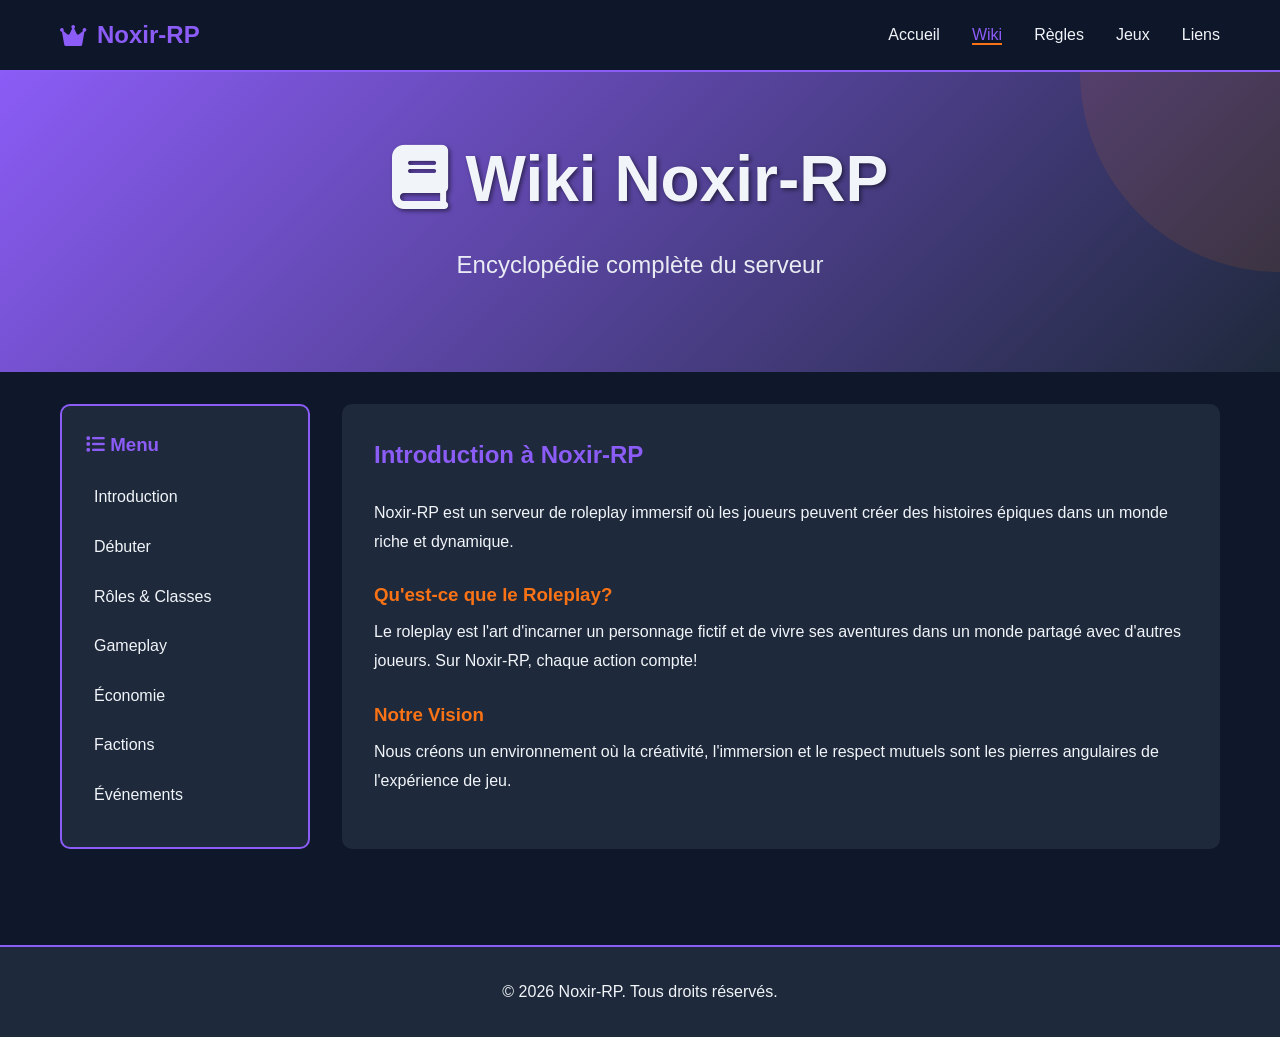
<file: pages/wiki.html>
<!DOCTYPE html>
<html lang="fr">
<head>
    <meta charset="UTF-8">
    <meta name="viewport" content="width=device-width, initial-scale=1.0">
    <title>Wiki - Noxir-RP</title>
    <link rel="stylesheet" href="../css/style.css">
    <link rel="stylesheet" href="https://cdnjs.cloudflare.com/ajax/libs/font-awesome/6.0.0/css/all.min.css">
</head>
<body>
    <!-- Navigation -->
    <nav class="navbar">
        <div class="nav-container">
            <div class="logo">
                <i class="fas fa-crown"></i> Noxir-RP
            </div>
            <ul class="nav-menu">
                <li><a href="../index.html">Accueil</a></li>
                <li><a href="wiki.html" class="active">Wiki</a></li>
                <li><a href="regles.html">Règles</a></li>
                <li><a href="jeux.html">Jeux</a></li>
                <li><a href="liens.html">Liens</a></li>
            </ul>
            <div class="hamburger">
                <span></span>
                <span></span>
                <span></span>
            </div>
        </div>
    </nav>

    <!-- Page Header -->
    <section class="hero" style="min-height: 300px;">
        <div class="hero-content">
            <h1><i class="fas fa-book"></i> Wiki Noxir-RP</h1>
            <p>Encyclopédie complète du serveur</p>
        </div>
    </section>

    <!-- Wiki Content -->
    <div class="container">
        <div class="wiki-container">
            <!-- Sidebar -->
            <aside class="wiki-sidebar">
                <h3><i class="fas fa-list"></i> Menu</h3>
                <ul>
                    <li><a href="#" data-section="introduction">Introduction</a></li>
                    <li><a href="#" data-section="getting-started">Débuter</a></li>
                    <li><a href="#" data-section="roles">Rôles & Classes</a></li>
                    <li><a href="#" data-section="gameplay">Gameplay</a></li>
                    <li><a href="#" data-section="economy">Économie</a></li>
                    <li><a href="#" data-section="factions">Factions</a></li>
                    <li><a href="#" data-section="events">Événements</a></li>
                </ul>
            </aside>

            <!-- Main Content -->
            <main class="wiki-content">
                <!-- Introduction -->
                <div id="introduction" class="wiki-section">
                    <h2>Introduction à Noxir-RP</h2>
                    <p>Noxir-RP est un serveur de roleplay immersif où les joueurs peuvent créer des histoires épiques dans un monde riche et dynamique.</p>
                    <h3>Qu'est-ce que le Roleplay?</h3>
                    <p>Le roleplay est l'art d'incarner un personnage fictif et de vivre ses aventures dans un monde partagé avec d'autres joueurs. Sur Noxir-RP, chaque action compte!</p>
                    <h3>Notre Vision</h3>
                    <p>Nous créons un environnement où la créativité, l'immersion et le respect mutuels sont les pierres angulaires de l'expérience de jeu.</p>
                </div>

                <!-- Getting Started -->
                <div id="getting-started" class="wiki-section">
                    <h2>Débuter sur Noxir-RP</h2>
                    <h3>Étape 1: Créer votre Compte</h3>
                    <p>Rejoignez notre serveur Discord et remplissez le formulaire de candidature.</p>
                    <h3>Étape 2: Créer un Personnage</h3>
                    <p>Une fois approuvé, rendez-vous sur le serveur et créez votre personnage en répondant aux questions du formulaire in-game.</p>
                    <h3>Étape 3: Apprendre les Commandes</h3>
                    <p>Utilisez /help pour afficher la liste complète des commandes disponibles.</p>
                    <h3>Étape 4: Explorer</h3>
                    <p>Explorez le monde, rencontrez d'autres personnages et commencez vos aventures!</p>
                </div>

                <!-- Roles & Classes -->
                <div id="roles" class="wiki-section">
                    <h2>Rôles & Classes</h2>
                    <h3>Guerrier</h3>
                    <p>Maîtres du combat au corps à corps. Les guerriers sont forts et résistants, idéaux pour les combats frontaux.</p>
                    <h3>Mage</h3>
                    <p>Utilisateurs de magie puissante. Les mages peuvent lancer des sorts offensifs et défensifs à distance.</p>
                    <h3>Voleur</h3>
                    <p>Experts en discrétion et agilité. Les voleurs excèlent dans les missions d'espionnage et d'infiltration.</p>
                    <h3>Prêtre</h3>
                    <p>Guérisseurs et protecteurs. Les prêtres soutiennent leurs alliés avec des sortilèges de guérison et de protection.</p>
                </div>

                <!-- Gameplay -->
                <div id="gameplay" class="wiki-section">
                    <h2>Gameplay</h2>
                    <h3>Combats</h3>
                    <p>Les combats sur Noxir-RP utilisent un système tactique où la stratégie prime. Vous pouvez combattre des PNJ ou d'autres joueurs dans les zones de PvP.</p>
                    <h3>Quêtes</h3>
                    <p>Complétez des quêtes pour gagner de l'expérience, des récompenses et progresser dans l'histoire.</p>
                    <h3>Exploration</h3>
                    <p>Le monde est vaste et rempli de secrets. Explorez chaque coin pour découvrir des trésors cachés et des lieux secrets.</p>
                    <h3>Interaction Sociale</h3>
                    <p>Le roleplay est au cœur du serveur. Interagissez avec d'autres joueurs pour créer des histoires mémorables.</p>
                </div>

                <!-- Economy -->
                <div id="economy" class="wiki-section">
                    <h2>Économie du Serveur</h2>
                    <h3>Monnaie Principale: Pièces d'Or</h3>
                    <p>Les pièces d'or sont la monnaie principale de Noxir-RP. Vous les gagnez en complétant des quêtes et en vendant des objets.</p>
                    <h3>Commerce</h3>
                    <p>Vendez et achetez des objets auprès de marchands ou d'autres joueurs. Utilisez /shop pour accéder à la boutique principale.</p>
                    <h3>Artisanat</h3>
                    <p>Collectez des ressources et créez vos propres objets en utilisant le système d'artisanat.</p>
                </div>

                <!-- Factions -->
                <div id="factions" class="wiki-section">
                    <h2>Factions</h2>
                    <h3>L'Ordre du Phénix</h3>
                    <p>Une faction noble dédiée à la justice et à la protection des innocents. Rejoignez pour défendre les opprimés.</p>
                    <h3>Les Ombres Nocturnes</h3>
                    <p>Une faction mystérieuse opérant dans les ténèbres. Parfaite pour ceux qui aiment l'intrigue et l'espionnage.</p>
                    <h3>Les Marchands d'Étoiles</h3>
                    <p>Une faction commerciale neutrale. Rejoignez si vous préférez le commerce et la diplomatie.</p>
                </div>

                <!-- Events -->
                <div id="events" class="wiki-section">
                    <h2>Événements du Serveur</h2>
                    <h3>Événements Hebdomadaires</h3>
                    <p>Participez à des événements chaque semaine: Raids, Arènes de PvP, Quêtes Spéciales.</p>
                    <h3>Événements Saisonniers</h3>
                    <p>Des événements spéciaux marquent les saisons avec des quêtes uniques et des récompenses exceptionnelles.</p>
                    <h3>Événements Mondiaux</h3>
                    <p>Tous les 2 mois, un événement mondial affecte le monde entier et change l'histoire du serveur.</p>
                </div>
            </main>
        </div>
    </div>

    <!-- Footer -->
    <footer class="footer" style="margin-top: 4rem;">
        <div class="container">
            <p>&copy; 2026 Noxir-RP. Tous droits réservés.</p>
        </div>
    </footer>

    <script src="../js/script.js"></script>
</body>
</html>
</file>
<file: css/style.css>
/* Global Styles */
:root {
    --primary-color: #8b5cf6;
    --secondary-color: #1e293b;
    --accent-color: #f97316;
    --text-color: #f1f5f9;
    --bg-color: #0f172a;
    --card-bg: #1e293b;
}

* {
    margin: 0;
    padding: 0;
    box-sizing: border-box;
}

body {
    font-family: 'Segoe UI', Tahoma, Geneva, Verdana, sans-serif;
    background-color: var(--bg-color);
    color: var(--text-color);
    line-height: 1.6;
}

.container {
    max-width: 1200px;
    margin: 0 auto;
    padding: 0 20px;
}

/* Navbar */
.navbar {
    background-color: rgba(15, 23, 42, 0.95);
    backdrop-filter: blur(10px);
    border-bottom: 2px solid var(--primary-color);
    padding: 1rem 0;
    position: sticky;
    top: 0;
    z-index: 1000;
}

.nav-container {
    max-width: 1200px;
    margin: 0 auto;
    padding: 0 20px;
    display: flex;
    justify-content: space-between;
    align-items: center;
}

.logo {
    font-size: 1.5rem;
    font-weight: bold;
    color: var(--primary-color);
    display: flex;
    align-items: center;
    gap: 10px;
}

.nav-menu {
    display: flex;
    list-style: none;
    gap: 2rem;
}

.nav-menu a {
    color: var(--text-color);
    text-decoration: none;
    transition: color 0.3s ease;
    font-weight: 500;
}

.nav-menu a:hover,
.nav-menu a.active {
    color: var(--primary-color);
    border-bottom: 2px solid var(--accent-color);
}

.hamburger {
    display: none;
    flex-direction: column;
    cursor: pointer;
}

.hamburger span {
    width: 25px;
    height: 3px;
    background-color: var(--primary-color);
    margin: 5px 0;
    transition: 0.3s;
}

/* Hero Section */
.hero {
    min-height: 600px;
    background: linear-gradient(135deg, var(--primary-color) 0%, var(--secondary-color) 100%);
    display: flex;
    align-items: center;
    justify-content: center;
    text-align: center;
    padding: 2rem;
    position: relative;
    overflow: hidden;
}

.hero::before {
    content: '';
    position: absolute;
    width: 400px;
    height: 400px;
    background: rgba(249, 115, 22, 0.1);
    border-radius: 50%;
    top: -200px;
    right: -200px;
}

.hero-content {
    position: relative;
    z-index: 1;
}

.hero h1 {
    font-size: 4rem;
    margin-bottom: 1rem;
    text-shadow: 2px 2px 4px rgba(0, 0, 0, 0.5);
}

.hero p {
    font-size: 1.5rem;
    margin-bottom: 2rem;
    opacity: 0.95;
}

.hero-buttons {
    display: flex;
    gap: 1rem;
    justify-content: center;
    flex-wrap: wrap;
}

/* Buttons */
.btn {
    display: inline-flex;
    align-items: center;
    gap: 0.5rem;
    padding: 0.75rem 1.5rem;
    border-radius: 50px;
    text-decoration: none;
    font-weight: bold;
    transition: all 0.3s ease;
    border: 2px solid transparent;
}

.btn-primary {
    background-color: var(--accent-color);
    color: white;
}

.btn-primary:hover {
    transform: translateY(-3px);
    box-shadow: 0 10px 25px rgba(249, 115, 22, 0.3);
}

.btn-secondary {
    background-color: transparent;
    color: white;
    border: 2px solid var(--accent-color);
}

.btn-secondary:hover {
    background-color: var(--accent-color);
    transform: translateY(-3px);
}

/* Features */
.features {
    padding: 4rem 0;
    background-color: var(--secondary-color);
}

.features h2 {
    text-align: center;
    font-size: 2.5rem;
    margin-bottom: 3rem;
    color: var(--primary-color);
}

.features-grid {
    display: grid;
    grid-template-columns: repeat(auto-fit, minmax(250px, 1fr));
    gap: 2rem;
}

.feature-card {
    background-color: var(--card-bg);
    padding: 2rem;
    border-radius: 10px;
    text-align: center;
    transition: all 0.3s ease;
    border: 2px solid transparent;
}

.feature-card:hover {
    border-color: var(--primary-color);
    transform: translateY(-5px);
    box-shadow: 0 15px 30px rgba(139, 92, 246, 0.2);
}

.feature-card i {
    font-size: 3rem;
    color: var(--primary-color);
    margin-bottom: 1rem;
}

.feature-card h3 {
    font-size: 1.5rem;
    margin-bottom: 0.5rem;
}

/* Quick Links */
.quick-links {
    padding: 4rem 0;
}

.quick-links h2 {
    text-align: center;
    font-size: 2.5rem;
    margin-bottom: 3rem;
    color: var(--primary-color);
}

.links-grid {
    display: grid;
    grid-template-columns: repeat(auto-fit, minmax(200px, 1fr));
    gap: 2rem;
}

.link-card {
    background-color: var(--card-bg);
    padding: 2rem;
    border-radius: 10px;
    text-align: center;
    text-decoration: none;
    color: var(--text-color);
    transition: all 0.3s ease;
    border: 2px solid transparent;
}

.link-card:hover {
    border-color: var(--accent-color);
    transform: scale(1.05);
    box-shadow: 0 10px 25px rgba(249, 115, 22, 0.2);
}

.link-card i {
    font-size: 2.5rem;
    color: var(--accent-color);
    margin-bottom: 1rem;
}

.link-card h3 {
    font-size: 1.25rem;
}

/* Footer */
.footer {
    background-color: var(--card-bg);
    padding: 2rem 0;
    border-top: 2px solid var(--primary-color);
    text-align: center;
}

.footer-links {
    display: flex;
    justify-content: center;
    gap: 2rem;
    margin-top: 1rem;
}

.footer-links a {
    color: var(--primary-color);
    text-decoration: none;
    transition: color 0.3s ease;
}

.footer-links a:hover {
    color: var(--accent-color);
}

/* Wiki Styles */
.wiki-container {
    display: grid;
    grid-template-columns: 250px 1fr;
    gap: 2rem;
    padding: 2rem 0;
}

.wiki-sidebar {
    background-color: var(--card-bg);
    padding: 1.5rem;
    border-radius: 10px;
    height: fit-content;
    border: 2px solid var(--primary-color);
}

.wiki-sidebar h3 {
    color: var(--primary-color);
    margin-bottom: 1rem;
}

.wiki-sidebar ul {
    list-style: none;
}

.wiki-sidebar li {
    margin-bottom: 0.5rem;
}

.wiki-sidebar a {
    color: var(--text-color);
    text-decoration: none;
    transition: color 0.3s ease;
    display: block;
    padding: 0.5rem;
    border-radius: 5px;
}

.wiki-sidebar a:hover {
    background-color: rgba(139, 92, 246, 0.2);
    color: var(--primary-color);
}

.wiki-content {
    background-color: var(--card-bg);
    padding: 2rem;
    border-radius: 10px;
}

.wiki-section {
    display: none;
}

.wiki-section.active {
    display: block;
}

.wiki-section h2 {
    color: var(--primary-color);
    margin-bottom: 1.5rem;
}

.wiki-section h3 {
    color: var(--accent-color);
    margin-top: 1.5rem;
    margin-bottom: 0.5rem;
}

.wiki-section p {
    margin-bottom: 1rem;
    line-height: 1.8;
}

/* Jeux */
.games-grid {
    display: grid;
    grid-template-columns: repeat(auto-fit, minmax(300px, 1fr));
    gap: 2rem;
    padding: 2rem 0;
}

.game-card {
    background-color: var(--card-bg);
    border-radius: 10px;
    overflow: hidden;
    border: 2px solid transparent;
    transition: all 0.3s ease;
}

.game-card:hover {
    border-color: var(--primary-color);
    transform: translateY(-10px);
    box-shadow: 0 15px 30px rgba(139, 92, 246, 0.2);
}

.game-header {
    background: linear-gradient(135deg, var(--primary-color) 0%, var(--accent-color) 100%);
    padding: 2rem;
    text-align: center;
}

.game-header i {
    font-size: 3rem;
    margin-bottom: 0.5rem;
}

.game-header h3 {
    font-size: 1.5rem;
}

.game-body {
    padding: 1.5rem;
}

.game-body p {
    margin-bottom: 1rem;
}

.game-button {
    display: inline-block;
    background-color: var(--primary-color);
    color: white;
    padding: 0.5rem 1rem;
    border-radius: 5px;
    text-decoration: none;
    transition: all 0.3s ease;
}

.game-button:hover {
    background-color: var(--accent-color);
}

/* Liens */
.links-section {
    padding: 2rem 0;
}

.links-section h2 {
    color: var(--primary-color);
    margin-bottom: 2rem;
}

.link-item {
    background-color: var(--card-bg);
    padding: 1.5rem;
    margin-bottom: 1rem;
    border-radius: 10px;
    border-left: 4px solid var(--primary-color);
    transition: all 0.3s ease;
}

.link-item:hover {
    transform: translateX(10px);
    border-left-color: var(--accent-color);
}

.link-item h3 {
    color: var(--accent-color);
    margin-bottom: 0.5rem;
}

.link-item a {
    display: inline-flex;
    align-items: center;
    gap: 0.5rem;
    color: var(--primary-color);
    text-decoration: none;
    font-weight: bold;
    transition: color 0.3s ease;
}

.link-item a:hover {
    color: var(--accent-color);
}

/* Responsive */
@media (max-width: 768px) {
    .nav-menu {
        display: none;
    }

    .hamburger {
        display: flex;
    }

    .hero h1 {
        font-size: 2rem;
    }

    .hero p {
        font-size: 1rem;
    }

    .wiki-container {
        grid-template-columns: 1fr;
    }

    .wiki-sidebar {
        order: 2;
    }

    .wiki-content {
        order: 1;
    }

    .features-grid,
    .links-grid,
    .games-grid {
        grid-template-columns: 1fr;
    }

    .footer-links {
        flex-direction: column;
        gap: 1rem;
    }
}
</file>
